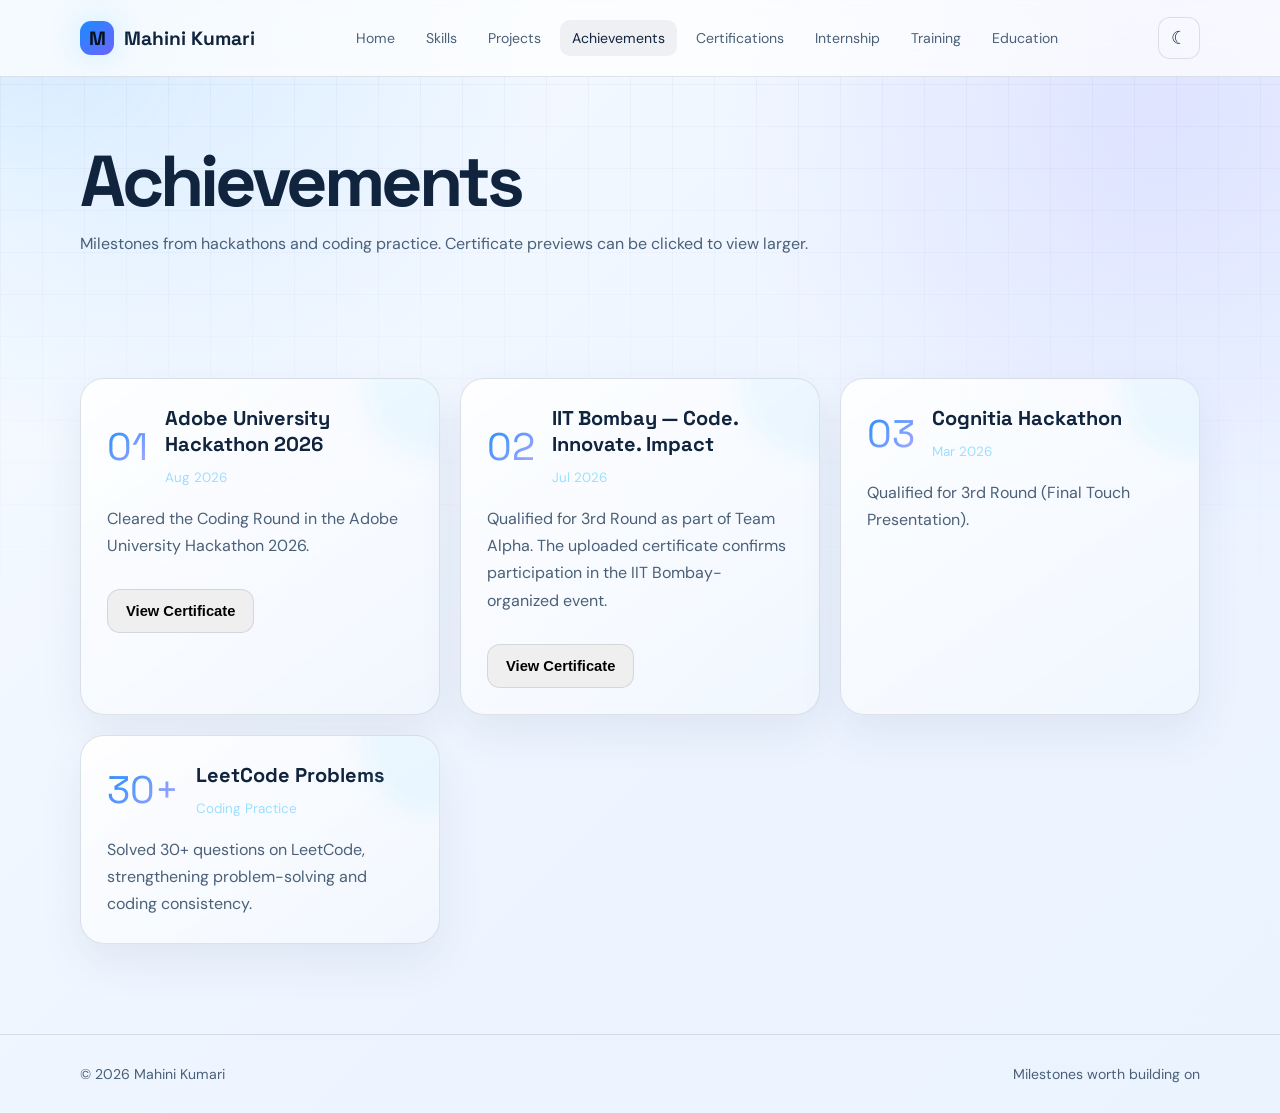
<file: achievements.html>
<!DOCTYPE html><html lang="en"><head><meta charset="UTF-8"><meta name="viewport" content="width=device-width,initial-scale=1.0"><title>Achievements | Mahini Kumari</title><link rel="stylesheet" href="style.css"></head><body><div class="glow"></div><header class="navbar"><div class="container nav-inner"><a class="brand" href="index.html"><span class="brand-mark">M</span> Mahini Kumari</a><button class="menu-btn">☰</button><nav class="nav-links"><a href="index.html">Home</a><a href="skills.html">Skills</a><a href="projects.html">Projects</a><a href="achievements.html">Achievements</a><a href="certifications.html">Certifications</a><a href="internship.html">Internship</a><a href="training.html">Training</a><a href="education.html">Education</a></nav></div></header><main><div class="container page-head reveal"><h1>Achievements</h1><p>Milestones from hackathons and coding practice. Certificate previews can be clicked to view larger.</p></div><section class="section"><div class="container grid grid-3"><article class="card reveal"><div class="award"><div class="award-num">01</div><div><h3>Adobe University Hackathon 2026</h3><span class="date">Aug 2026</span></div></div><p style="margin-top:18px">Cleared the Coding Round in the Adobe University Hackathon 2026.</p><div class="actions"><button class="btn" data-open-cert="assets/certificates/adobe-certificate.png">View Certificate</button></div></article><article class="card reveal"><div class="award"><div class="award-num">02</div><div><h3>IIT Bombay — Code. Innovate. Impact</h3><span class="date">Jul 2026</span></div></div><p style="margin-top:18px">Qualified for 3rd Round as part of Team Alpha. The uploaded certificate confirms participation in the IIT Bombay-organized event.</p><div class="actions"><button class="btn" data-open-cert="assets/certificates/iit-bombay.png">View Certificate</button></div></article><article class="card reveal"><div class="award"><div class="award-num">03</div><div><h3>Cognitia Hackathon</h3><span class="date">Mar 2026</span></div></div><p style="margin-top:18px">Qualified for 3rd Round (Final Touch Presentation).</p></article><article class="card reveal"><div class="award"><div class="award-num">30+</div><div><h3>LeetCode Problems</h3><span class="date">Coding Practice</span></div></div><p style="margin-top:18px">Solved 30+ questions on LeetCode, strengthening problem-solving and coding consistency.</p></article></div></section></main><div class="modal" id="certModal"><div class="modal-content"><button class="close">×</button><img id="modalImg" alt="Certificate preview"></div></div><footer class="footer"><div class="container footer-inner"><span>© <span data-year></span> Mahini Kumari</span><span>Milestones worth building on</span></div></footer><script src="script.js"></script><script>document.querySelectorAll('[data-open-cert]').forEach(btn=>btn.addEventListener('click',()=>{document.querySelector('#modalImg').src=btn.dataset.openCert;document.querySelector('#certModal').classList.add('open')}));</script></body></html>
</file>
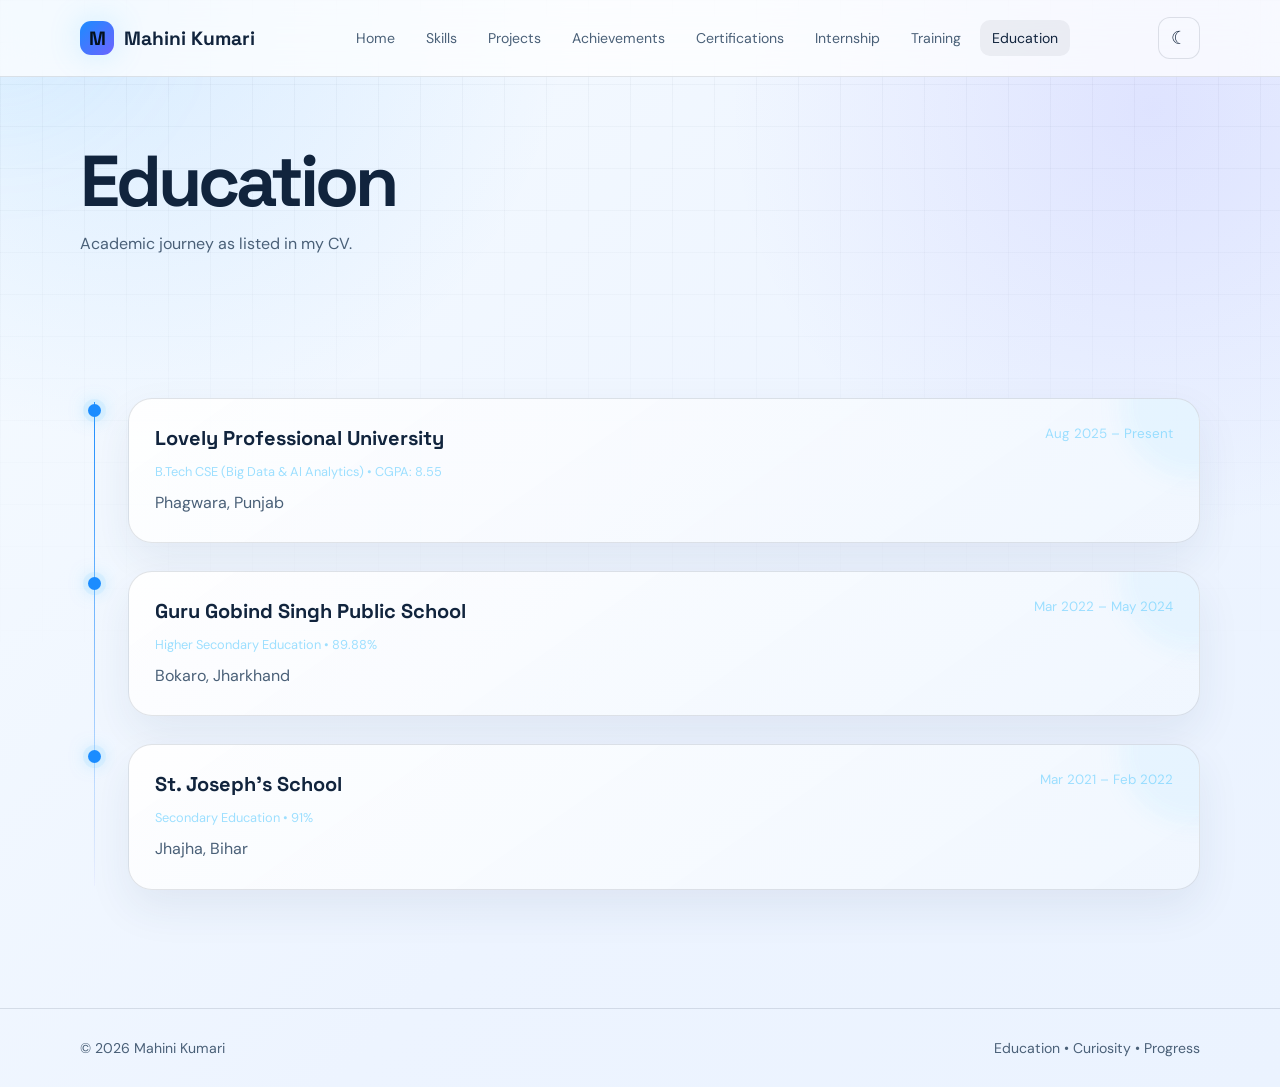
<file: education.html>
<!DOCTYPE html><html lang="en"><head><meta charset="UTF-8"><meta name="viewport" content="width=device-width,initial-scale=1.0"><title>Education | Mahini Kumari</title><link rel="stylesheet" href="style.css"></head><body><div class="glow"></div><header class="navbar"><div class="container nav-inner"><a class="brand" href="index.html"><span class="brand-mark">M</span> Mahini Kumari</a><button class="menu-btn">☰</button><nav class="nav-links"><a href="index.html">Home</a><a href="skills.html">Skills</a><a href="projects.html">Projects</a><a href="achievements.html">Achievements</a><a href="certifications.html">Certifications</a><a href="internship.html">Internship</a><a href="training.html">Training</a><a href="education.html">Education</a></nav></div></header><main><div class="container page-head reveal"><h1>Education</h1><p>Academic journey as listed in my CV.</p></div><section class="section"><div class="container timeline"><div class="timeline-item reveal"><span class="timeline-dot"></span><div class="card"><div class="meta"><div><h3>Lovely Professional University</h3><span class="mini">B.Tech CSE (Big Data & AI Analytics) • CGPA: 8.55</span></div><span class="date">Aug 2025 – Present</span></div><p>Phagwara, Punjab</p></div></div><div class="timeline-item reveal"><span class="timeline-dot"></span><div class="card"><div class="meta"><div><h3>Guru Gobind Singh Public School</h3><span class="mini">Higher Secondary Education • 89.88%</span></div><span class="date">Mar 2022 – May 2024</span></div><p>Bokaro, Jharkhand</p></div></div><div class="timeline-item reveal"><span class="timeline-dot"></span><div class="card"><div class="meta"><div><h3>St. Joseph's School</h3><span class="mini">Secondary Education • 91%</span></div><span class="date">Mar 2021 – Feb 2022</span></div><p>Jhajha, Bihar</p></div></div></div></section></main><footer class="footer"><div class="container footer-inner"><span>© <span data-year></span> Mahini Kumari</span><span>Education • Curiosity • Progress</span></div></footer><script src="script.js"></script></body></html>
</file>
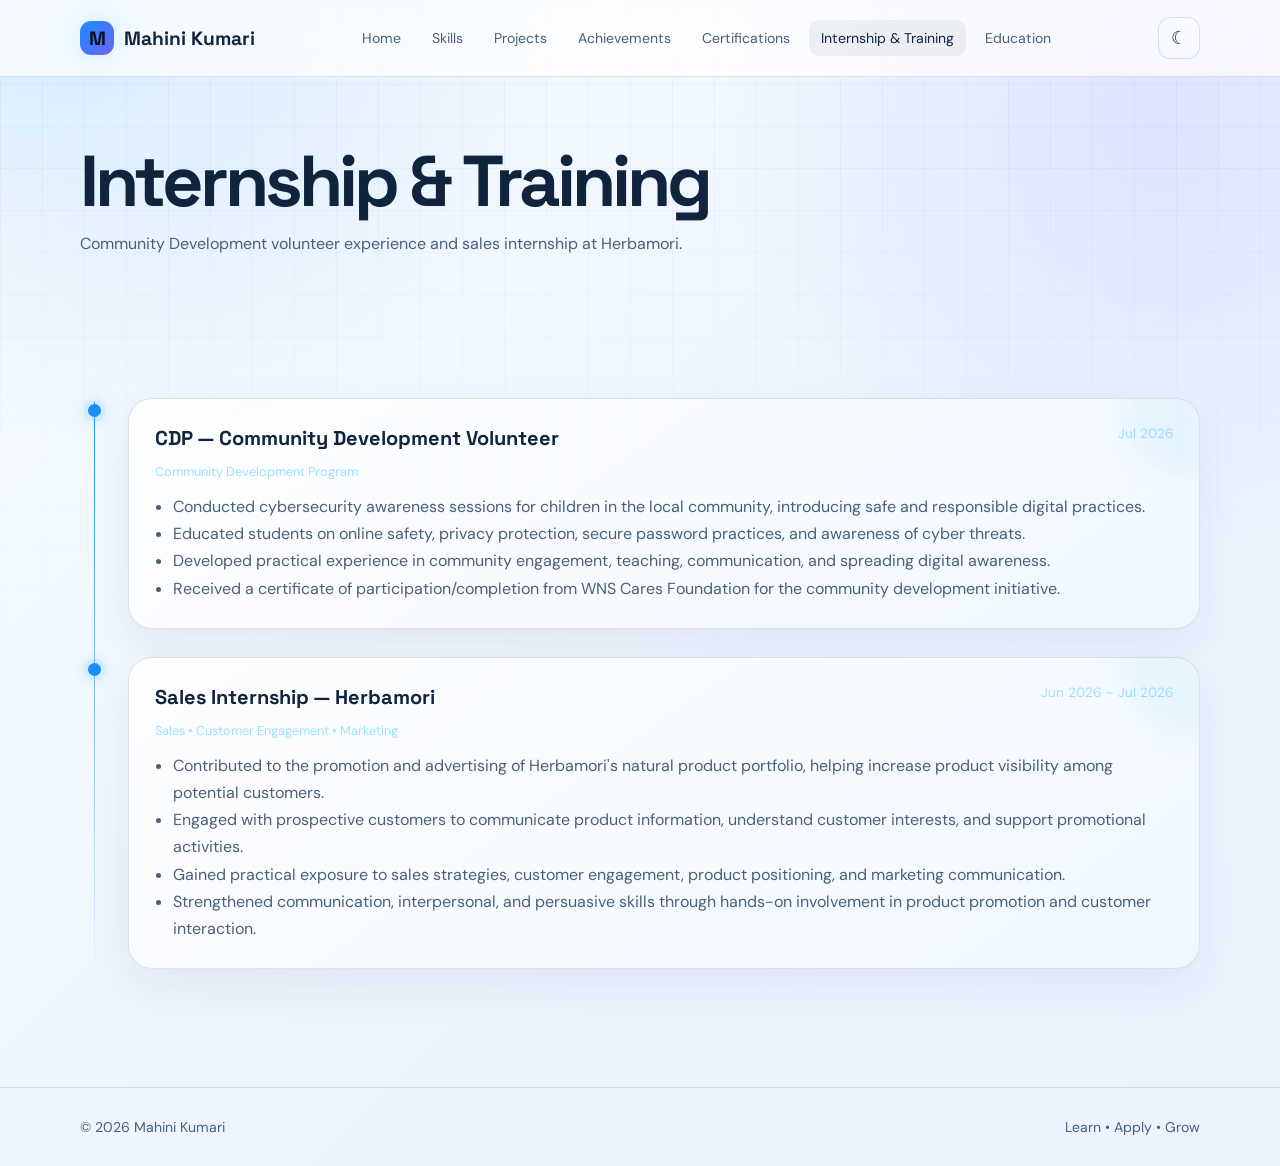
<file: internship.html>
<!DOCTYPE html><html lang="en"><head><meta charset="UTF-8"><meta name="viewport" content="width=device-width,initial-scale=1.0"><title>Internship & Training | Mahini Kumari</title><link rel="stylesheet" href="style.css"></head><body><div class="glow"></div><header class="navbar"><div class="container nav-inner"><a class="brand" href="index.html"><span class="brand-mark">M</span> Mahini Kumari</a><button class="menu-btn">☰</button><nav class="nav-links"><a href="index.html">Home</a><a href="skills.html">Skills</a><a href="projects.html">Projects</a><a href="achievements.html">Achievements</a><a href="certifications.html">Certifications</a><a href="internship.html">Internship & Training</a><a href="education.html">Education</a></nav></div></header><main><div class="container page-head reveal"><h1>Internship & Training</h1><p>Community Development volunteer experience and sales internship at Herbamori.</p></div><section class="section"><div class="container timeline"><div class="timeline-item reveal"><span class="timeline-dot"></span><div class="card"><div class="meta"><div><h3>CDP — Community Development Volunteer</h3><span class="mini">Community Development Program</span></div><span class="date">Jul 2026</span></div><ul><li>Conducted cybersecurity awareness sessions for children in the local community, introducing safe and responsible digital practices.</li><li>Educated students on online safety, privacy protection, secure password practices, and awareness of cyber threats.</li><li>Developed practical experience in community engagement, teaching, communication, and spreading digital awareness.</li><li>Received a certificate of participation/completion from WNS Cares Foundation for the community development initiative.</li></ul></div></div><div class="timeline-item reveal"><span class="timeline-dot"></span><div class="card"><div class="meta"><div><h3>Sales Internship — Herbamori</h3><span class="mini">Sales • Customer Engagement • Marketing</span></div><span class="date">Jun 2026 – Jul 2026</span></div><ul><li>Contributed to the promotion and advertising of Herbamori's natural product portfolio, helping increase product visibility among potential customers.</li><li>Engaged with prospective customers to communicate product information, understand customer interests, and support promotional activities.</li><li>Gained practical exposure to sales strategies, customer engagement, product positioning, and marketing communication.</li><li>Strengthened communication, interpersonal, and persuasive skills through hands-on involvement in product promotion and customer interaction.</li></ul></div></div></div></section></main><footer class="footer"><div class="container footer-inner"><span>© <span data-year></span> Mahini Kumari</span><span>Learn • Apply • Grow</span></div></footer><script src="script.js"></script></body></html>
</file>
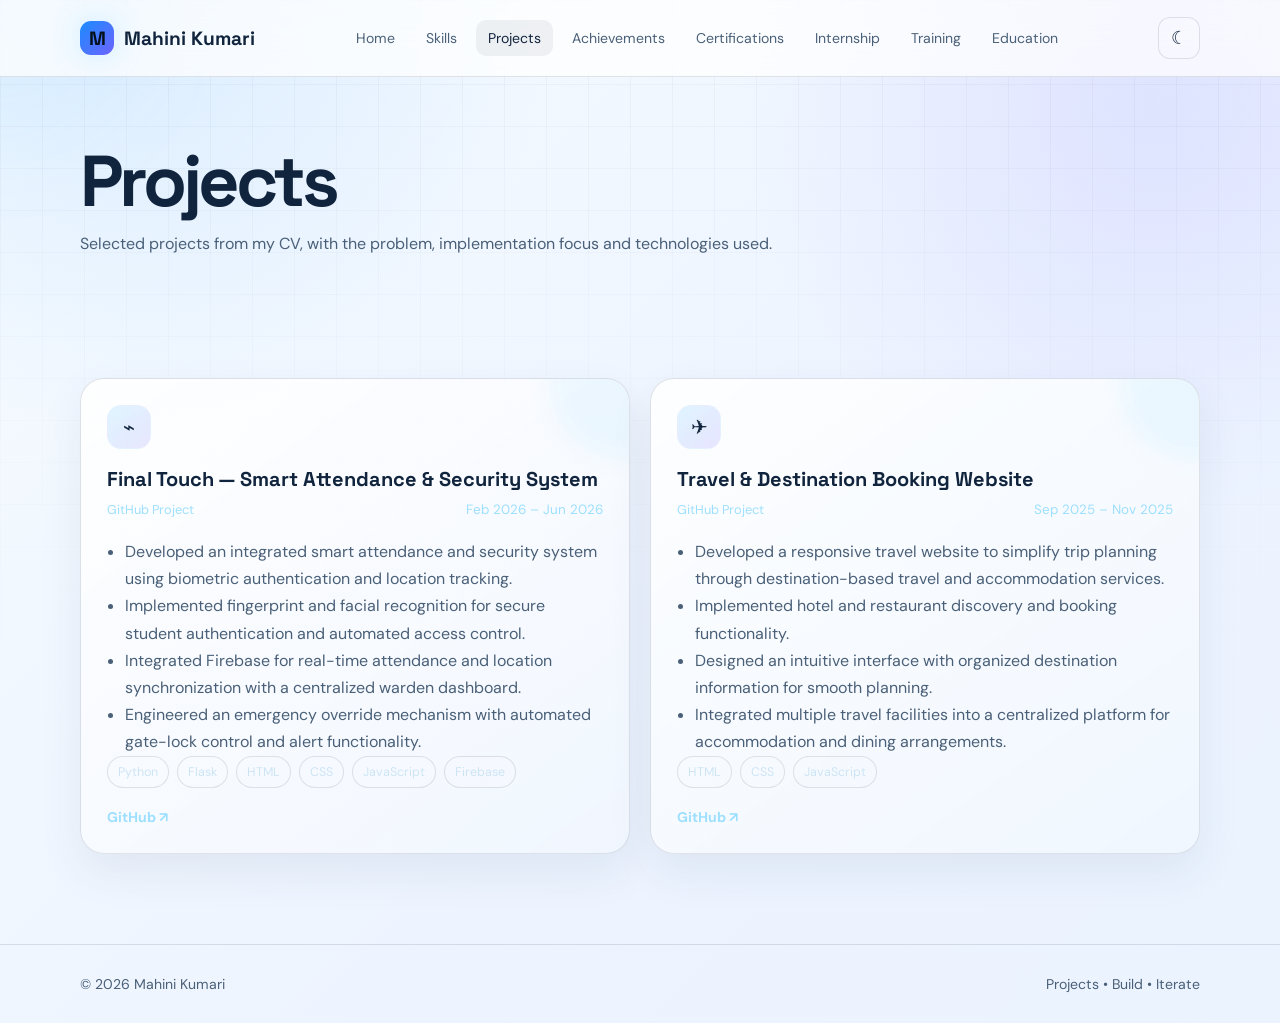
<file: projects.html>
<!DOCTYPE html><html lang="en"><head><meta charset="UTF-8"><meta name="viewport" content="width=device-width,initial-scale=1.0"><title>Projects | Mahini Kumari</title><link rel="stylesheet" href="style.css"></head><body><div class="glow"></div><header class="navbar"><div class="container nav-inner"><a class="brand" href="index.html"><span class="brand-mark">M</span> Mahini Kumari</a><button class="menu-btn">☰</button><nav class="nav-links"><a href="index.html">Home</a><a href="skills.html">Skills</a><a href="projects.html">Projects</a><a href="achievements.html">Achievements</a><a href="certifications.html">Certifications</a><a href="internship.html">Internship</a><a href="training.html">Training</a><a href="education.html">Education</a></nav></div></header><main><div class="container page-head reveal"><h1>Projects</h1><p>Selected projects from my CV, with the problem, implementation focus and technologies used.</p></div><section class="section"><div class="container grid grid-2"><article class="card project-card reveal"><div class="icon">⌁</div><h3>Final Touch — Smart Attendance & Security System</h3><div class="meta"><span class="mini">GitHub Project</span><span class="date">Feb 2026 – Jun 2026</span></div><ul><li>Developed an integrated smart attendance and security system using biometric authentication and location tracking.</li><li>Implemented fingerprint and facial recognition for secure student authentication and automated access control.</li><li>Integrated Firebase for real-time attendance and location synchronization with a centralized warden dashboard.</li><li>Engineered an emergency override mechanism with automated gate-lock control and alert functionality.</li></ul><div class="chips tech"><span class="chip">Python</span><span class="chip">Flask</span><span class="chip">HTML</span><span class="chip">CSS</span><span class="chip">JavaScript</span><span class="chip">Firebase</span></div><div class="link-row"><a class="link" href="https://github.com/MahiniKumari2233" target="_blank">GitHub ↗</a></div></article><article class="card project-card reveal"><div class="icon">✈</div><h3>Travel & Destination Booking Website</h3><div class="meta"><span class="mini">GitHub Project</span><span class="date">Sep 2025 – Nov 2025</span></div><ul><li>Developed a responsive travel website to simplify trip planning through destination-based travel and accommodation services.</li><li>Implemented hotel and restaurant discovery and booking functionality.</li><li>Designed an intuitive interface with organized destination information for smooth planning.</li><li>Integrated multiple travel facilities into a centralized platform for accommodation and dining arrangements.</li></ul><div class="chips tech"><span class="chip">HTML</span><span class="chip">CSS</span><span class="chip">JavaScript</span></div><div class="link-row"><a class="link" href="https://github.com/MahiniKumari2233" target="_blank">GitHub ↗</a></div></article></div></section></main><footer class="footer"><div class="container footer-inner"><span>© <span data-year></span> Mahini Kumari</span><span>Projects • Build • Iterate</span></div></footer><script src="script.js"></script></body></html>
</file>
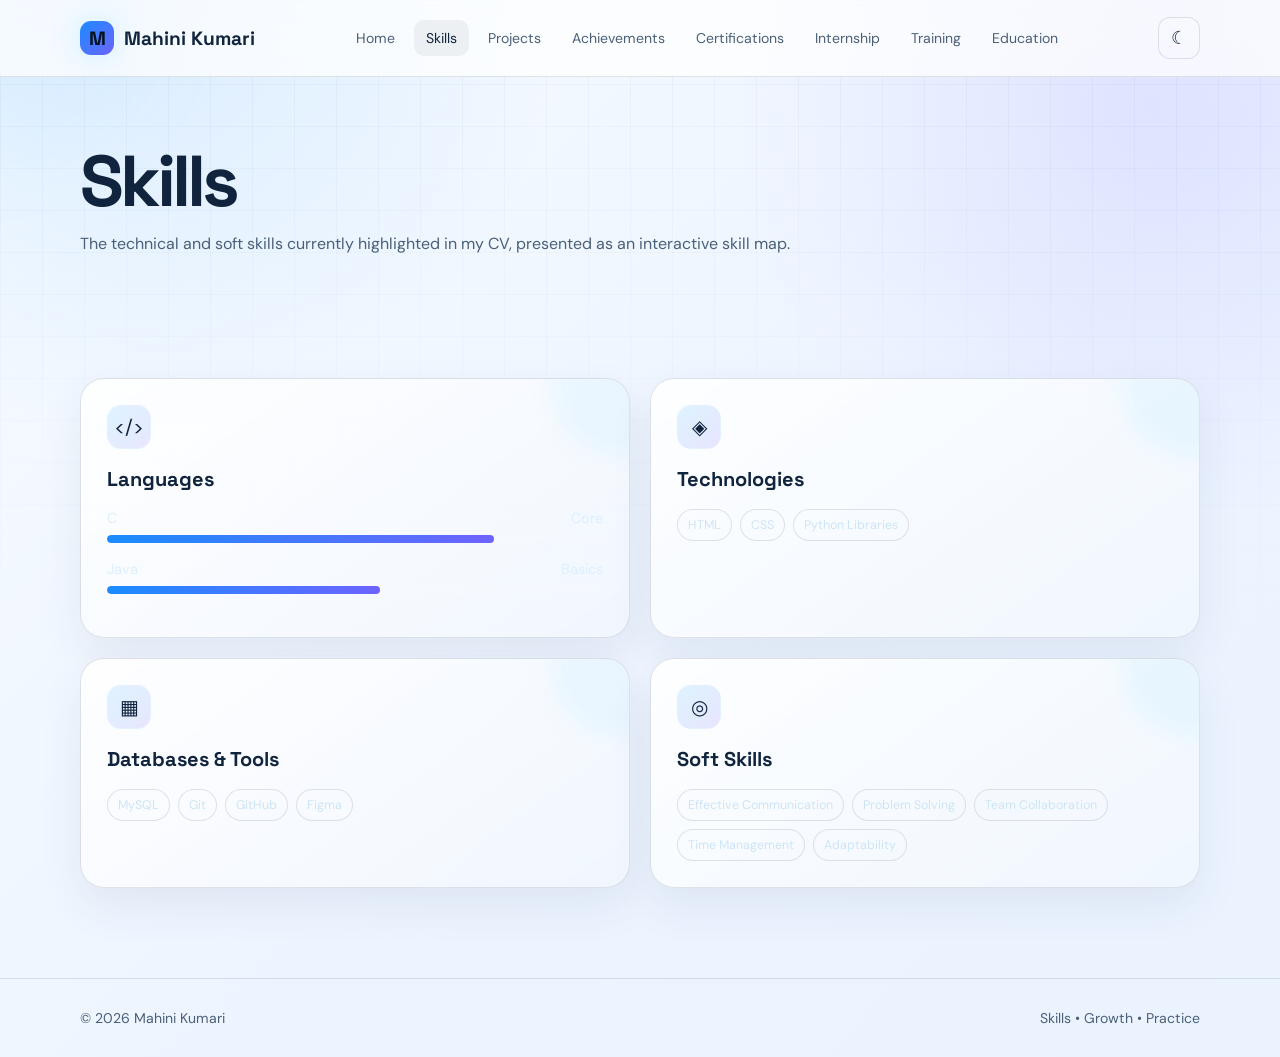
<file: skills.html>
<!DOCTYPE html><html lang="en"><head><meta charset="UTF-8"><meta name="viewport" content="width=device-width,initial-scale=1.0"><title>Skills | Mahini Kumari</title><link rel="stylesheet" href="style.css"></head><body><div class="glow"></div><header class="navbar"><div class="container nav-inner"><a class="brand" href="index.html"><span class="brand-mark">M</span> Mahini Kumari</a><button class="menu-btn">☰</button><nav class="nav-links"><a href="index.html">Home</a><a href="skills.html">Skills</a><a href="projects.html">Projects</a><a href="achievements.html">Achievements</a><a href="certifications.html">Certifications</a><a href="internship.html">Internship</a><a href="training.html">Training</a><a href="education.html">Education</a></nav></div></header><main><div class="container page-head reveal"><h1>Skills</h1><p>The technical and soft skills currently highlighted in my CV, presented as an interactive skill map.</p></div><section class="section"><div class="container grid grid-2"><div class="card reveal"><div class="icon">&lt;/&gt;</div><h3>Languages</h3><div class="skill"><div class="skill-top"><span>C</span><span>Core</span></div><div class="bar"><i style="--w:78%"></i></div></div><div class="skill"><div class="skill-top"><span>Java</span><span>Basics</span></div><div class="bar"><i style="--w:55%"></i></div></div></div><div class="card reveal"><div class="icon">◈</div><h3>Technologies</h3><div class="chips"><span class="chip">HTML</span><span class="chip">CSS</span><span class="chip">Python Libraries</span></div></div><div class="card reveal"><div class="icon">▦</div><h3>Databases & Tools</h3><div class="chips"><span class="chip">MySQL</span><span class="chip">Git</span><span class="chip">GitHub</span><span class="chip">Figma</span></div></div><div class="card reveal"><div class="icon">◎</div><h3>Soft Skills</h3><div class="chips"><span class="chip">Effective Communication</span><span class="chip">Problem Solving</span><span class="chip">Team Collaboration</span><span class="chip">Time Management</span><span class="chip">Adaptability</span></div></div></div></section></main><footer class="footer"><div class="container footer-inner"><span>© <span data-year></span> Mahini Kumari</span><span>Skills • Growth • Practice</span></div></footer><script src="script.js"></script></body></html>
</file>
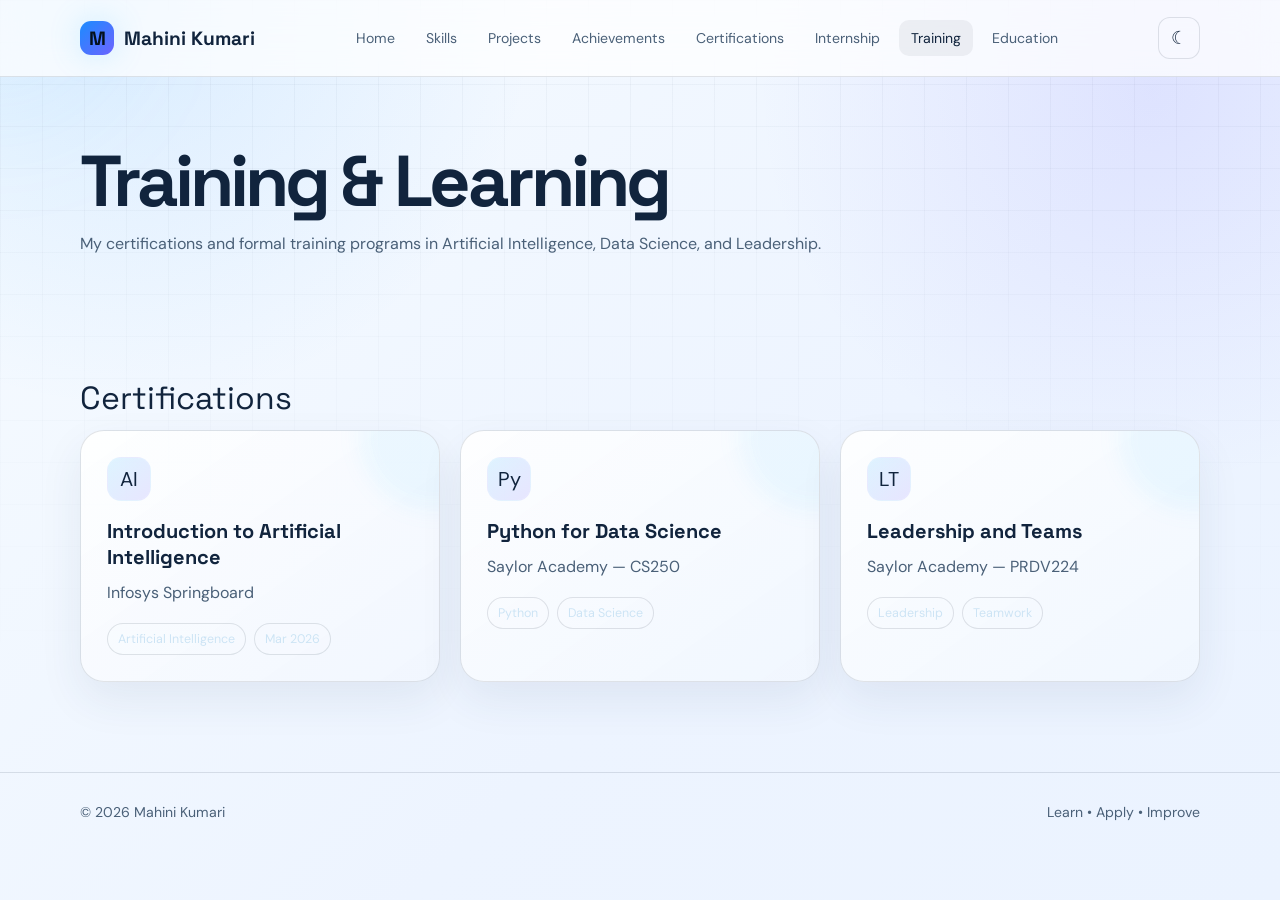
<file: training.html>
<!DOCTYPE html><html lang="en"><head><meta charset="UTF-8"><meta name="viewport" content="width=device-width,initial-scale=1.0"><title>Training | Mahini Kumari</title><link rel="stylesheet" href="style.css"></head><body><div class="glow"></div><header class="navbar"><div class="container nav-inner"><a class="brand" href="index.html"><span class="brand-mark">M</span> Mahini Kumari</a><button class="menu-btn">☰</button><nav class="nav-links"><a href="index.html">Home</a><a href="skills.html">Skills</a><a href="projects.html">Projects</a><a href="achievements.html">Achievements</a><a href="certifications.html">Certifications</a><a href="internship.html">Internship</a><a href="training.html">Training</a><a href="education.html">Education</a></nav></div></header><main><div class="container page-head reveal"><h1>Training & Learning</h1><p>My certifications and formal training programs in Artificial Intelligence, Data Science, and Leadership.</p></div><section class="section"><div class="container"><div class="section-title reveal">Certifications</div><div class="grid grid-3"><a class="card reveal" href="certifications.html"><div class="icon">AI</div><h3>Introduction to Artificial Intelligence</h3><p>Infosys Springboard</p><div class="chips"><span class="chip">Artificial Intelligence</span><span class="chip">Mar 2026</span></div></a><a class="card reveal" href="certifications.html"><div class="icon">Py</div><h3>Python for Data Science</h3><p>Saylor Academy — CS250</p><div class="chips"><span class="chip">Python</span><span class="chip">Data Science</span></div></a><a class="card reveal" href="certifications.html"><div class="icon">LT</div><h3>Leadership and Teams</h3><p>Saylor Academy — PRDV224</p><div class="chips"><span class="chip">Leadership</span><span class="chip">Teamwork</span></div></a></div></div></section></main><footer class="footer"><div class="container footer-inner"><span>© <span data-year></span> Mahini Kumari</span><span>Learn • Apply • Improve</span></div></footer><script src="script.js"></script></body></html>
</file>
<file: style.css>
@import url('https://fonts.googleapis.com/css2?family=DM+Sans:wght@400;500;600;700&family=Space+Grotesk:wght@500;600;700&display=swap');

:root{
  --bg:#07111f; --bg2:#0b1930; --card:rgba(13,31,55,.74); --card2:rgba(18,42,70,.82);
  --text:#edf6ff; --muted:#a8bdd3; --line:rgba(152,191,225,.16);
  --accent:#56c7ff; --accent2:#8d7cff; --accent3:#45e0bd;
  --shadow:0 24px 70px rgba(0,0,0,.32); --radius:24px;
}
body.light-theme{
  --bg:#edf6ff; --bg2:#f8fbff; --card:rgba(255,255,255,.8); --card2:rgba(245,249,255,.92);
  --text:#11243d; --muted:#4a6078; --line:rgba(17,36,61,.12);
  --accent:#1b8cff; --accent2:#6d63ff; --accent3:#22c0a3;
  --shadow:0 24px 60px rgba(27,55,94,.14);
}
*{box-sizing:border-box;margin:0;padding:0}
html{scroll-behavior:smooth}
body{font-family:'DM Sans',sans-serif;background:radial-gradient(circle at 10% 0%,rgba(86,199,255,.13),transparent 28%),radial-gradient(circle at 90% 10%,rgba(141,124,255,.13),transparent 28%),linear-gradient(135deg,var(--bg),#050b15 65%,#08192a);color:var(--text);min-height:100vh;overflow-x:hidden;transition:background .3s ease,color .3s ease}
body.light-theme{background:radial-gradient(circle at 10% 0%,rgba(27,140,255,.12),transparent 28%),radial-gradient(circle at 90% 10%,rgba(109,99,255,.12),transparent 28%),linear-gradient(135deg,#f6fbff,#edf4ff 60%,#ebf3ff)}
body:before{content:"";position:fixed;inset:0;background-image:linear-gradient(rgba(255,255,255,.025) 1px,transparent 1px),linear-gradient(90deg,rgba(255,255,255,.025) 1px,transparent 1px);background-size:42px 42px;mask-image:linear-gradient(to bottom,black,transparent 75%);pointer-events:none;z-index:-2}
body.light-theme:before{background-image:linear-gradient(rgba(17,36,61,.04) 1px,transparent 1px),linear-gradient(90deg,rgba(17,36,61,.04) 1px,transparent 1px)}
a{color:inherit;text-decoration:none}.container{width:min(1120px,92%);margin:auto}
.navbar{position:sticky;top:0;z-index:50;background:rgba(5,13,24,.72);backdrop-filter:blur(18px);border-bottom:1px solid var(--line)}
body.light-theme .navbar{background:rgba(255,255,255,.72)}
.nav-inner{min-height:76px;display:flex;align-items:center;justify-content:space-between;gap:20px}.brand{font-family:'Space Grotesk';font-weight:700;font-size:1.2rem;display:flex;align-items:center;gap:10px}.brand-mark{width:34px;height:34px;border-radius:11px;background:linear-gradient(135deg,var(--accent),var(--accent2));display:grid;place-items:center;color:#04101b;box-shadow:0 0 30px rgba(86,199,255,.25)}
.nav-links{display:flex;gap:7px;align-items:center;flex-wrap:wrap;justify-content:flex-end}.nav-links a{font-size:.88rem;color:var(--muted);padding:9px 12px;border-radius:10px;transition:.25s}.nav-links a:hover,.nav-links a.active{color:var(--text);background:rgba(255,255,255,.07)}
body.light-theme .nav-links a:hover,body.light-theme .nav-links a.active{background:rgba(17,36,61,.06)}
.menu-btn{display:none;background:none;border:1px solid var(--line);color:var(--text);border-radius:10px;padding:9px 12px;font-size:1.1rem}
.theme-toggle{display:inline-flex;align-items:center;justify-content:center;width:42px;height:42px;border-radius:12px;border:1px solid var(--line);background:rgba(255,255,255,.03);color:var(--text);cursor:pointer;transition:.25s;font-size:1.1rem}.theme-toggle:hover{transform:translateY(-2px);box-shadow:0 12px 24px rgba(0,0,0,.12)}
.hero{padding:95px 0 65px;min-height:calc(100vh - 76px);display:grid;place-items:center}.hero-grid{display:grid;grid-template-columns:1.2fr .8fr;gap:70px;align-items:center}.eyebrow{display:inline-flex;align-items:center;gap:9px;color:#bcecff;background:rgba(86,199,255,.08);border:1px solid rgba(86,199,255,.22);padding:8px 12px;border-radius:999px;font-size:.82rem;margin-bottom:20px}.body.light-theme .eyebrow{color:#1b4670;background:rgba(27,140,255,.08)}.dot{width:8px;height:8px;border-radius:50%;background:var(--accent3);box-shadow:0 0 14px var(--accent3)}
h1{font-family:'Space Grotesk';font-size:clamp(3rem,7vw,5.8rem);line-height:.96;letter-spacing:-.055em;margin-bottom:22px}h1 span{background:linear-gradient(90deg,#fff,var(--accent),#b7a9ff);-webkit-background-clip:text;background-clip:text;color:transparent}.hero-copy{font-size:1.12rem;line-height:1.9;color:var(--muted);max-width:680px;letter-spacing:.01em}.hero-copy strong{color:var(--text)}
.actions{display:flex;gap:12px;margin-top:30px;flex-wrap:wrap}.btn{display:inline-flex;align-items:center;justify-content:center;gap:9px;padding:13px 18px;border-radius:13px;border:1px solid var(--line);font-weight:700;font-size:.92rem;transition:.25s}.btn.primary{background:linear-gradient(135deg,var(--accent),#7e8cff);color:#04101b;border:none}.btn:hover{transform:translateY(-3px);box-shadow:0 14px 30px rgba(0,0,0,.22)}
.profile-wrap{position:relative;width:min(390px,80vw);margin-left:auto}.profile-ring{position:absolute;inset:-12px;border-radius:38% 62% 54% 46%/45% 42% 58% 55%;background:linear-gradient(135deg,rgba(86,199,255,.8),rgba(141,124,255,.75),rgba(69,224,189,.5));filter:blur(1px);animation:morph 9s ease-in-out infinite}.profile-showcase{position:relative;width:100%;aspect-ratio:1;display:grid;place-items:center}.profile-card{position:absolute;inset:8% 8% 8% 8%;background:rgba(8,20,34,.8);padding:12px;border:1px solid rgba(255,255,255,.12);border-radius:50%;box-shadow:var(--shadow);overflow:hidden;transition:transform .35s ease, box-shadow .35s ease}.profile-card img{display:block;width:100%;height:100%;object-fit:cover;object-position:center;border-radius:50%;filter:saturate(.9) contrast(1.04)}.color-mode{transform:scale(1);z-index:2}.mono-mode{transform:scale(1.04);z-index:1}.mono-mode img{filter:grayscale(1) brightness(.9) contrast(1.15);opacity:.9}.profile-wrap:hover .color-mode{transform:translateY(-4px) scale(1.02)}.profile-wrap:hover .mono-mode{transform:translateY(-4px) scale(1.08)}.profile-tag{position:absolute;bottom:25px;left:-22px;background:rgba(5,15,27,.86);border:1px solid var(--line);backdrop-filter:blur(15px);padding:12px 15px;border-radius:15px;box-shadow:var(--shadow)}.profile-tag b{display:block;font-family:'Space Grotesk'}.profile-tag small{color:var(--muted)}
.section{padding:90px 0}.page-head{padding:70px 0 30px}.page-head h1{font-size:clamp(2.6rem,6vw,4.5rem);margin-bottom:14px}.page-head p{color:var(--muted);max-width:750px;line-height:1.75}.section-title{font-family:'Space Grotesk';font-size:2rem;margin-bottom:12px}.section-sub{color:var(--muted);line-height:1.7;margin-bottom:32px}
.grid{display:grid;gap:20px}.grid-2{grid-template-columns:repeat(2,1fr)}.grid-3{grid-template-columns:repeat(3,1fr)}.card{background:linear-gradient(145deg,rgba(18,42,70,.8),rgba(8,23,41,.7));border:1px solid var(--line);border-radius:var(--radius);padding:26px;box-shadow:0 14px 50px rgba(0,0,0,.17);position:relative;overflow:hidden}.body.light-theme .card,.light-theme .card{background:linear-gradient(145deg,rgba(255,255,255,.88),rgba(241,247,255,.9));box-shadow:0 18px 44px rgba(38,64,96,.08)}.card:after{content:"";position:absolute;width:150px;height:150px;border-radius:50%;background:rgba(86,199,255,.08);right:-70px;top:-70px;filter:blur(10px);pointer-events:none}.card:hover{border-color:rgba(86,199,255,.3);transform:translateY(-5px);transition:.25s}.icon{width:44px;height:44px;border-radius:14px;display:grid;place-items:center;background:linear-gradient(135deg,rgba(86,199,255,.18),rgba(141,124,255,.18));border:1px solid rgba(255,255,255,.08);font-size:1.25rem;margin-bottom:17px}.card h3{font-family:'Space Grotesk';font-size:1.25rem;margin-bottom:9px}.card p,.card li{color:var(--muted);line-height:1.7}.card ul{padding-left:18px;margin-top:12px}.chips{display:flex;gap:8px;flex-wrap:wrap;margin-top:17px}.chip{font-size:.78rem;padding:7px 10px;border-radius:999px;background:rgba(255,255,255,.055);border:1px solid var(--line);color:#cde4f5}
.timeline{position:relative;margin-top:20px}.timeline:before{content:"";position:absolute;left:14px;top:4px;bottom:4px;width:1px;background:linear-gradient(var(--accent),rgba(141,124,255,.05))}.timeline-item{position:relative;padding-left:48px;margin-bottom:28px}.timeline-dot{position:absolute;left:8px;top:6px;width:13px;height:13px;border-radius:50%;background:var(--accent);box-shadow:0 0 0 5px rgba(86,199,255,.1),0 0 18px rgba(86,199,255,.6)}.meta{display:flex;justify-content:space-between;gap:20px;align-items:flex-start;margin-bottom:8px}.date{color:#9ddfff;font-size:.84rem;white-space:nowrap}.muted{color:var(--muted)}
.skill{margin:17px 0}.skill-top{display:flex;justify-content:space-between;color:#dbefff;font-size:.9rem;margin-bottom:8px}.bar{height:8px;border-radius:99px;background:rgba(255,255,255,.07);overflow:hidden}.bar i{display:block;height:100%;border-radius:99px;background:linear-gradient(90deg,var(--accent),var(--accent2));width:var(--w)}
.cert-card{display:flex;flex-direction:column}.cert-img{width:100%;aspect-ratio:16/10;object-fit:cover;border-radius:16px;border:1px solid var(--line);background:#fff;margin-bottom:18px;cursor:pointer}.cert-actions{display:flex;gap:10px;margin-top:auto;padding-top:18px}.mini{font-size:.8rem;color:#9ddfff}.award{display:flex;align-items:center;gap:17px}.award-num{font-family:'Space Grotesk';font-size:2.4rem;background:linear-gradient(135deg,var(--accent),#b6a9ff);-webkit-background-clip:text;color:transparent}
.project-card{min-height:300px;display:flex;flex-direction:column}.project-card .tech{margin-top:auto}.project-card .link-row{margin-top:18px}.link{color:#9ddfff;font-weight:700;font-size:.88rem}.link:hover{text-decoration:underline}
.contact{display:grid;grid-template-columns:1fr 1fr;gap:20px}.contact-box{display:flex;gap:15px;align-items:flex-start}.contact-box .icon{flex:0 0 44px}.contact-box a{color:#bdeaff;word-break:break-word}.contact-grid{display:grid;grid-template-columns:repeat(3,1fr);gap:18px;margin-top:10px}.contact-card{display:flex;align-items:center;gap:16px;padding:20px 18px;background:linear-gradient(145deg,rgba(18,42,70,.8),rgba(8,23,41,.7));border:1px solid var(--line);border-radius:20px;color:var(--text);box-shadow:0 14px 50px rgba(0,0,0,.12);transition:.25s}.body.light-theme .contact-card,.light-theme .contact-card{background:linear-gradient(145deg,rgba(255,255,255,.9),rgba(240,246,255,.92));box-shadow:0 18px 44px rgba(38,64,96,.08)}.contact-card:hover{transform:translateY(-4px);border-color:rgba(86,199,255,.3)}.contact-icon{width:46px;height:46px;border-radius:14px;display:grid;place-items:center;background:linear-gradient(135deg,rgba(86,199,255,.18),rgba(141,124,255,.18));border:1px solid rgba(255,255,255,.08);font-weight:700;font-size:.95rem}.contact-card small{display:block;color:var(--muted);margin-bottom:4px}.contact-card strong{font-size:1rem;font-weight:600}.resume-wrap{margin-top:20px;max-width:420px}.resume-card{display:flex;align-items:center;gap:16px;padding:20px 18px;background:linear-gradient(135deg,rgba(86,199,255,.16),rgba(141,124,255,.14));border:1px solid rgba(86,199,255,.3);border-radius:20px;box-shadow:0 14px 50px rgba(0,0,0,.12);transition:.25s}.resume-card:hover{transform:translateY(-4px);border-color:rgba(86,199,255,.5)}.resume-card small{display:block;color:var(--muted);margin-bottom:4px}.resume-card strong{font-size:1rem;font-weight:600}
.footer{border-top:1px solid var(--line);padding:30px 0;color:var(--muted);font-size:.88rem}.footer-inner{display:flex;justify-content:space-between;gap:20px;flex-wrap:wrap}
.modal{position:fixed;inset:0;background:rgba(0,0,0,.78);backdrop-filter:blur(10px);display:none;align-items:center;justify-content:center;padding:30px;z-index:100}.modal.open{display:flex}.modal-content{max-width:1050px;max-height:90vh;position:relative}.modal-content img{max-width:100%;max-height:86vh;display:block;border-radius:16px;box-shadow:0 30px 90px rgba(0,0,0,.6)}.close{position:absolute;right:-12px;top:-12px;width:38px;height:38px;border-radius:50%;border:1px solid var(--line);background:#0a1728;color:#fff;font-size:1.2rem;cursor:pointer}
.reveal{opacity:0;transform:translateY(20px);transition:.7s ease}.reveal.visible{opacity:1;transform:none}.glow{position:fixed;width:260px;height:260px;border-radius:50%;background:rgba(86,199,255,.07);filter:blur(55px);pointer-events:none;z-index:-1;transform:translate(-50%,-50%)}
@keyframes morph{0%,100%{border-radius:38% 62% 54% 46%/45% 42% 58% 55%}50%{border-radius:56% 44% 39% 61%/56% 55% 45% 44%}}
@media(max-width:900px){.hero-grid{grid-template-columns:1fr;gap:55px}.hero{padding-top:60px}.profile-wrap{width:min(350px,75vw)}.grid-3{grid-template-columns:1fr 1fr}.contact-grid{grid-template-columns:1fr}.nav-links{position:absolute;top:76px;left:4%;right:4%;padding:12px;background:rgba(5,13,24,.96);border:1px solid var(--line);border-radius:18px;display:none;flex-direction:column;align-items:stretch}.body.light-theme .nav-links,.light-theme .nav-links{background:rgba(255,255,255,.96)}.nav-links.show{display:flex}.nav-links a{text-align:center}.menu-btn{display:block}.contact{grid-template-columns:1fr}}
@media(max-width:650px){.grid-2,.grid-3{grid-template-columns:1fr}h1{font-size:3.3rem}.hero-copy{font-size:1rem}.section{padding:65px 0}.page-head{padding:55px 0 20px}.meta{flex-direction:column;gap:5px}.profile-wrap{width:min(330px,85vw)}.profile-tag{left:-5px}.contact-card{padding:18px 14px}.contact-card strong{font-size:.92rem}}.section{padding:90px 0}.page-head{padding:70px 0 30px}.page-head h1{font-size:clamp(2.6rem,6vw,4.5rem);margin-bottom:14px}.page-head p{color:var(--muted);max-width:750px;line-height:1.75}.section-title{font-family:'Space Grotesk';font-size:2rem;margin-bottom:12px}.section-sub{color:var(--muted);line-height:1.7;margin-bottom:32px}
.grid{display:grid;gap:20px}.grid-2{grid-template-columns:repeat(2,1fr)}.grid-3{grid-template-columns:repeat(3,1fr)}.card{background:linear-gradient(145deg,rgba(18,42,70,.8),rgba(8,23,41,.7));border:1px solid var(--line);border-radius:var(--radius);padding:26px;box-shadow:0 14px 50px rgba(0,0,0,.17);position:relative;overflow:hidden}.card:after{content:"";position:absolute;width:150px;height:150px;border-radius:50%;background:rgba(86,199,255,.08);right:-70px;top:-70px;filter:blur(10px);pointer-events:none}.card:hover{border-color:rgba(86,199,255,.3);transform:translateY(-5px);transition:.25s}.icon{width:44px;height:44px;border-radius:14px;display:grid;place-items:center;background:linear-gradient(135deg,rgba(86,199,255,.18),rgba(141,124,255,.18));border:1px solid rgba(255,255,255,.08);font-size:1.25rem;margin-bottom:17px}.card h3{font-family:'Space Grotesk';font-size:1.25rem;margin-bottom:9px}.card p,.card li{color:var(--muted);line-height:1.7}.card ul{padding-left:18px;margin-top:12px}.chips{display:flex;gap:8px;flex-wrap:wrap;margin-top:17px}.chip{font-size:.78rem;padding:7px 10px;border-radius:999px;background:rgba(255,255,255,.055);border:1px solid var(--line);color:#cde4f5}
.timeline{position:relative;margin-top:20px}.timeline:before{content:"";position:absolute;left:14px;top:4px;bottom:4px;width:1px;background:linear-gradient(var(--accent),rgba(141,124,255,.05))}.timeline-item{position:relative;padding-left:48px;margin-bottom:28px}.timeline-dot{position:absolute;left:8px;top:6px;width:13px;height:13px;border-radius:50%;background:var(--accent);box-shadow:0 0 0 5px rgba(86,199,255,.1),0 0 18px rgba(86,199,255,.6)}.meta{display:flex;justify-content:space-between;gap:20px;align-items:flex-start;margin-bottom:8px}.date{color:#9ddfff;font-size:.84rem;white-space:nowrap}.muted{color:var(--muted)}
.skill{margin:17px 0}.skill-top{display:flex;justify-content:space-between;color:#dbefff;font-size:.9rem;margin-bottom:8px}.bar{height:8px;border-radius:99px;background:rgba(255,255,255,.07);overflow:hidden}.bar i{display:block;height:100%;border-radius:99px;background:linear-gradient(90deg,var(--accent),var(--accent2));width:var(--w)}
.cert-card{display:flex;flex-direction:column}.cert-img{width:100%;aspect-ratio:16/10;object-fit:cover;border-radius:16px;border:1px solid var(--line);background:#fff;margin-bottom:18px;cursor:pointer}.cert-actions{display:flex;gap:10px;margin-top:auto;padding-top:18px}.mini{font-size:.8rem;color:#9ddfff}.award{display:flex;align-items:center;gap:17px}.award-num{font-family:'Space Grotesk';font-size:2.4rem;background:linear-gradient(135deg,var(--accent),#b6a9ff);-webkit-background-clip:text;color:transparent}
.project-card{min-height:300px;display:flex;flex-direction:column}.project-card .tech{margin-top:auto}.project-card .link-row{margin-top:18px}.link{color:#9ddfff;font-weight:700;font-size:.88rem}.link:hover{text-decoration:underline}
.contact{display:grid;grid-template-columns:1fr 1fr;gap:20px}.contact-box{display:flex;gap:15px;align-items:flex-start}.contact-box .icon{flex:0 0 44px}.contact-box a{color:#bdeaff;word-break:break-word}.contact-grid{display:grid;grid-template-columns:repeat(3,1fr);gap:18px;margin-top:10px}.contact-card{display:flex;align-items:center;gap:16px;padding:20px 18px;background:linear-gradient(145deg,rgba(18,42,70,.8),rgba(8,23,41,.7));border:1px solid var(--line);border-radius:20px;color:var(--text);box-shadow:0 14px 50px rgba(0,0,0,.12);transition:.25s}.contact-card:hover{transform:translateY(-4px);border-color:rgba(86,199,255,.3)}.contact-icon{width:46px;height:46px;border-radius:14px;display:grid;place-items:center;background:linear-gradient(135deg,rgba(86,199,255,.18),rgba(141,124,255,.18));border:1px solid rgba(255,255,255,.08);font-weight:700;font-size:.95rem}.contact-card small{display:block;color:var(--muted);margin-bottom:4px}.contact-card strong{font-size:1rem;font-weight:600}
.footer{border-top:1px solid var(--line);padding:30px 0;color:var(--muted);font-size:.88rem}.footer-inner{display:flex;justify-content:space-between;gap:20px;flex-wrap:wrap}
.modal{position:fixed;inset:0;background:rgba(0,0,0,.78);backdrop-filter:blur(10px);display:none;align-items:center;justify-content:center;padding:30px;z-index:100}.modal.open{display:flex}.modal-content{max-width:1050px;max-height:90vh;position:relative}.modal-content img{max-width:100%;max-height:86vh;display:block;border-radius:16px;box-shadow:0 30px 90px rgba(0,0,0,.6)}.close{position:absolute;right:-12px;top:-12px;width:38px;height:38px;border-radius:50%;border:1px solid var(--line);background:#0a1728;color:#fff;font-size:1.2rem;cursor:pointer}
.reveal{opacity:0;transform:translateY(20px);transition:.7s ease}.reveal.visible{opacity:1;transform:none}.glow{position:fixed;width:260px;height:260px;border-radius:50%;background:rgba(86,199,255,.07);filter:blur(55px);pointer-events:none;z-index:-1;transform:translate(-50%,-50%)}
@keyframes morph{0%,100%{border-radius:38% 62% 54% 46%/45% 42% 58% 55%}50%{border-radius:56% 44% 39% 61%/56% 55% 45% 44%}}
@media(max-width:900px){.hero-grid{grid-template-columns:1fr;gap:55px}.hero{padding-top:60px}.profile-wrap{width:min(350px,75vw)}.grid-3{grid-template-columns:1fr 1fr}.contact-grid{grid-template-columns:1fr}.nav-links{position:absolute;top:76px;left:4%;right:4%;padding:12px;background:rgba(5,13,24,.96);border:1px solid var(--line);border-radius:18px;display:none;flex-direction:column;align-items:stretch}.nav-links.show{display:flex}.nav-links a{text-align:center}.menu-btn{display:block}.contact{grid-template-columns:1fr}}
@media(max-width:650px){.grid-2,.grid-3{grid-template-columns:1fr}h1{font-size:3.3rem}.hero-copy{font-size:1rem}.section{padding:65px 0}.page-head{padding:55px 0 20px}.meta{flex-direction:column;gap:5px}.profile-wrap{width:min(330px,85vw)}.profile-tag{left:-5px}.contact-card{padding:18px 14px}.contact-card strong{font-size:.92rem}}
</file>
